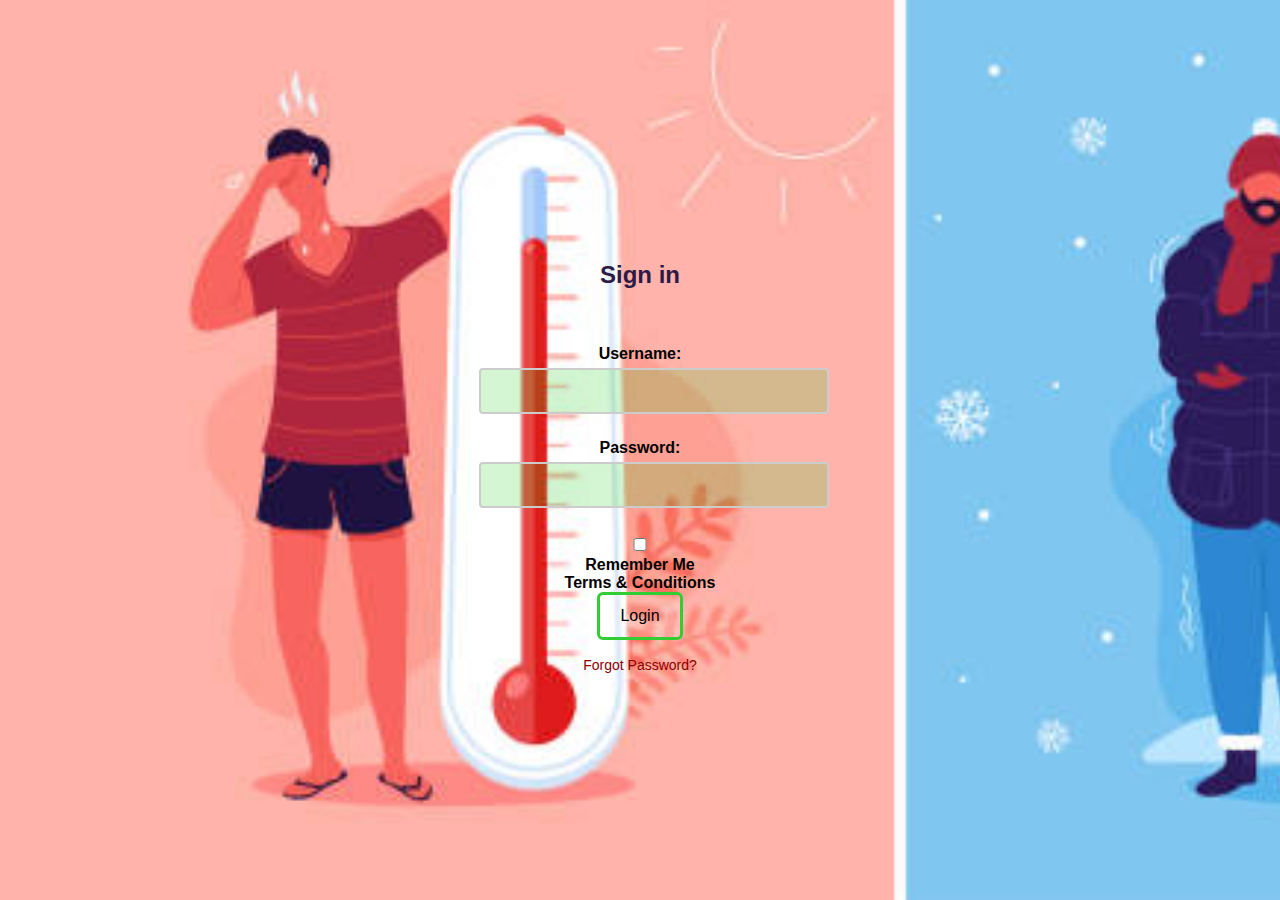
<file: index.html>
<!DOCTYPE html>
<html lang="en">
<head>

    <meta charset="UTF-8">
    <meta name="viewport" content="width=device-width, initial-scale=1.0">
    <title>Grouping's Login Form</title>
    <link rel="stylesheet" href="cel.css">
</head>
<body>
    <div class="login-container">
        <h2>Sign in</h2>
        <form id="login-form">
            <div class="form-group">
                <label for="username">Username:</label>
                <input type="text" id="username" name="username" required>
            </div>
            <div class="form-group">
                <label for="password">Password:</label>
                <input type="password" id="password" name="password" required>
            </div>
            <div class="two-col">
                <div class="one">
                    <input type="checkbox" id="register-check">
                    <label for="register-check"> Remember Me</label>
                </div>
                <div class="two">
                    <label><a > Terms & Conditions </a></label>
                </div>
            <button type="submit">Login</button>
        </form>
        <p id="error-message" class="error-message"></p>
        <p class="forgot-password"><a href="#" id="forgot-password">Forgot Password?</a></p>
    </div>
    <script >
        document.addEventListener('DOMContentLoaded', function () {
    const loginForm = document.getElementById('login-form');
    const errorMessage = document.getElementById('error-message');
    const forgotPasswordLink = document.getElementById('forgot-password');

    loginForm.addEventListener('submit', function (e) {
        e.preventDefault();

        const username = document.getElementById('username').value;
        const password = document.getElementById('password').value;

        // Replace this with your actual authentication logic
        if (username === 'allanjus10' && password === 'gravina') {
            window.location.href = 'incfdex.html'; // Redirect to home.html
            
        } else {
            errorMessage.textContent = 'Invalid username or password.';
        }
    });

    forgotPasswordLink.addEventListener('click', function (e) {
        e.preventDefault();

        alert('Forgot Password link clicked!');
    });
});

    </script>
</body>
</html>
</file>
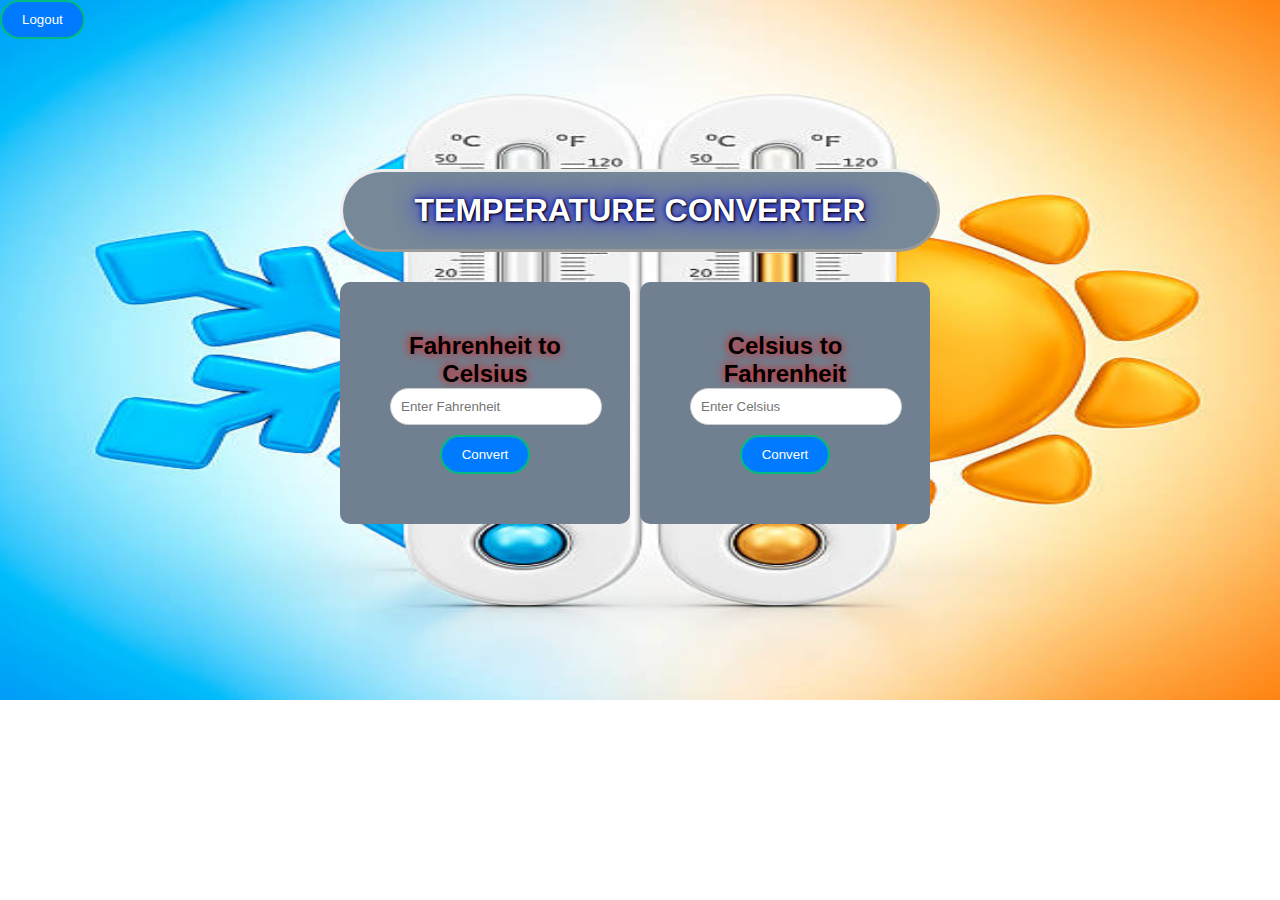
<file: incfdex.html>
<!DOCTYPE html>
<html>
<head>
    <title>Temperature Converter</title>
    <link rel="stylesheet" type="text/css" href="bodycf.css">
</head>






</div>

        <!-- Logout Form -->
        <form id="logoutForm" style="display: none;">
            <p>Are you sure you want to log out?</p>
            <button type="button" onclick="logout()">Confirm Logout</button>
        </form>

        <!-- Logout Button -->
        <button type="button" onclick="showLogoutForm()">Logout</button>
    </div>       
    <script>
        function showLogoutForm() {
            document.getElementById("logoutForm").style.display = "block";
        }

        function logout() {
            let response = confirm("Are you sure you want to log out?");
            if (response) {
                // Redirect to the index.html page after confirmation
                window.location.href = 'index.html';
            }
        }
    </script>

<body>
    <div class="container">
        <h1>TEMPERATURE CONVERTER</h1>

        <div class="converter">
            <!-- Fahrenheit to Celsius Converter -->
            <div>
                <h2>Fahrenheit to Celsius</h2>
                <input type="number" id="fahrenheitInput" placeholder="Enter Fahrenheit">
                <button onclick="convertToFahrenheit()">Convert</button>
                <p id="fahrenheitResult"></p>
            </div>
            
            <!-- Celsius to Fahrenheit Converter -->
            <div>
                <h2>Celsius to Fahrenheit</h2>
                <input type="number" id="celsiusInput" placeholder="Enter Celsius">
                <button onclick="convertToCelsius()">Convert</button>
                <p id="celsiusResult"></p>
            </div>
</body>
<script >
    // Function to convert Fahrenheit to Celsius
function convertToFahrenheit() {
    var fahrenheitInput = document.getElementById("fahrenheitInput").value;
    var celsiusResult = (fahrenheitInput - 32) * 5/9;
    document.getElementById("fahrenheitResult").innerHTML = fahrenheitInput + " Fahrenheit is " + celsiusResult.toFixed(2) + " Celsius";
}

// Function to convert Celsius to Fahrenheit
function convertToCelsius() {
    var celsiusInput = document.getElementById("celsiusInput").value;
    var fahrenheitResult = (celsiusInput * 9/5) + 32;
    document.getElementById("celsiusResult").innerHTML = celsiusInput + " Celsius is " + fahrenheitResult.toFixed(2) + " Fahrenheit";
}
</script>
</html>
</file>
<file: cel.css>
body {
    font-family: Arial, sans-serif;
    background-color: #f4f4f4;
    margin: 0;
    display: flex;
    justify-content: center;
    align-items: center;
    height: 100vh;
    background: url("cf.jpg");
    background-size: cover;
    background-repeat: no-repeat;
    background-attachment: fixed;
    overflow: hidden;
}

.login-container {
    background-color: white;
    padding: 60px;
    border-radius: 30px;
    background: transparent;
    background-size: cover;
    text-align: center;
    
}

h2 {
    color: #2E1A47;
    margin-bottom: 25px; 
    display: flex;
    justify-content: center;
    align-items: center;
    min-height: 10vh;
    background: transparent;
    
}

.form-group {
    margin-bottom: 20px;
}
.two-forms{
    display: flex;
    gap: 10px;
}
label {
    display: #333;
    margin-top: 10px;
    font-weight: bold;
    color: black;
}

input {
    width: 100%;
    padding: 12px;
    margin: 5px 0;
    border: 2px solid #ccc;
    border-radius: 4px;
    font-size: 16px;
    background: rgba(41,209,32, 0.2);
}

button {
    color: Boldblack;
    border: solid limegreen;
    padding: 12px 20px;
    border-radius: 6px;
    cursor: pointer;
    font-size: 16px;
    background: rgba(255, 255, 255, 0.2);
}

.error-message {
    color: #ff5555;
    margin-top: 10px;
    
}

.forgot-password a {
    text-decoration: none;
    color: darkred;
    font-size: 14px;
}

.forgot-password a:hover {
    text-decoration: underline;
}
</file>
<file: bodycf.css>
/* Reset some default browser styles */
body, h1, h2, p {
    margin: 0;
    padding: 0;
}

/* Apply a background color to the body */
body {
    background-color: #f2f2f2;

    font-family: Arial, sans-serif;
    background: url("fc.jpg");
    background-size: cover;
    background-repeat: no-repeat;
    background-attachment: fixed;
    background-size: 1300px 700px;
    overflow: hidden;
}

/* Style the container */
.container {
    background: transparent;
    border-radius: 100px;
    margin: 50px auto;
    padding: 80px;
    max-width: 600px;
}

/* Style the title */
h1 {
    text-align: center;
    border: outset;
    background-color: lightslategrey;
    color: white;
  text-shadow: 1px 1px 2px black, 0 0 25px blue, 0 0 5px darkblue;
    border-radius: 200px;
  padding: 20px;
}

/* Style the converter section */
.converter {
    display: flex;
    justify-content: space-between;
    margin-top: 30px;
}

/* Style the conversion boxes */
.converter div {
    background-color: slategrey;
    border-radius: 10px;
    padding: 50px;
    text-align: center;
    flex: 1;
    margin-right: 10px;
    text-shadow: 0 0 10px #FF0000;
    text-align: center;
}

/* Style the input and buttons */
input[type="number"] {
    width: 100%;
    padding: 10px;
    margin-bottom: 10px;
    border: 1px solid #ccc;
    border-radius: 500px;
    color: black;
}

button {
    background-color: #007BFF;
    color: #fff;
    border: 2px solid rgba(0, 255, 0, 0.5);
    border-radius: 100px;
    padding: 10px 20px;
    cursor: pointer;
}

button:hover {
    background-color: red;
}

/* Style the result text */
p {
    font-weight: bold;
}

/* Style the logout button */
button[type="submit"] {
    background-color: #ff5722;
    color: white;
    border: none;
    border-radius: 4px;
    padding: 10px 20px;
    cursor: pointer;
    margin-top: 20px;
}

button[type="submit"]:hover {
    background-color: #f44336;
}
</file>
